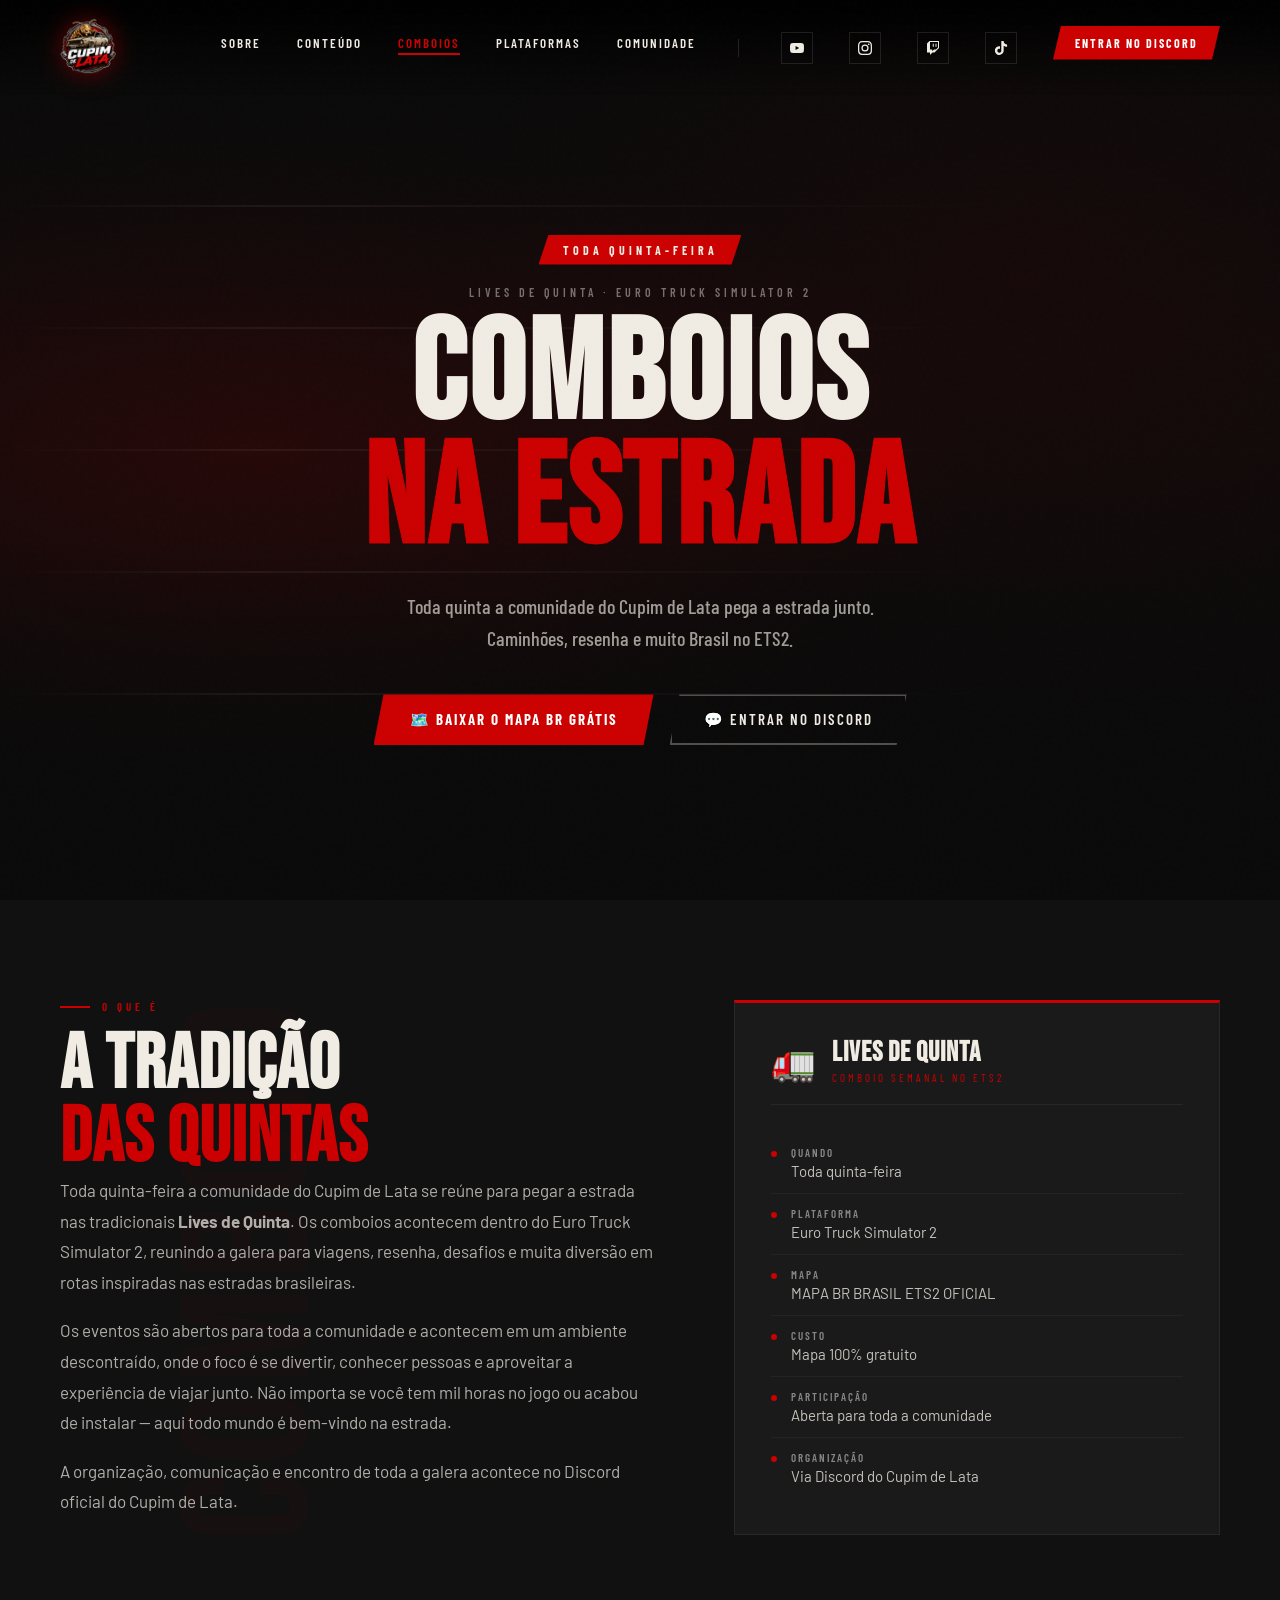
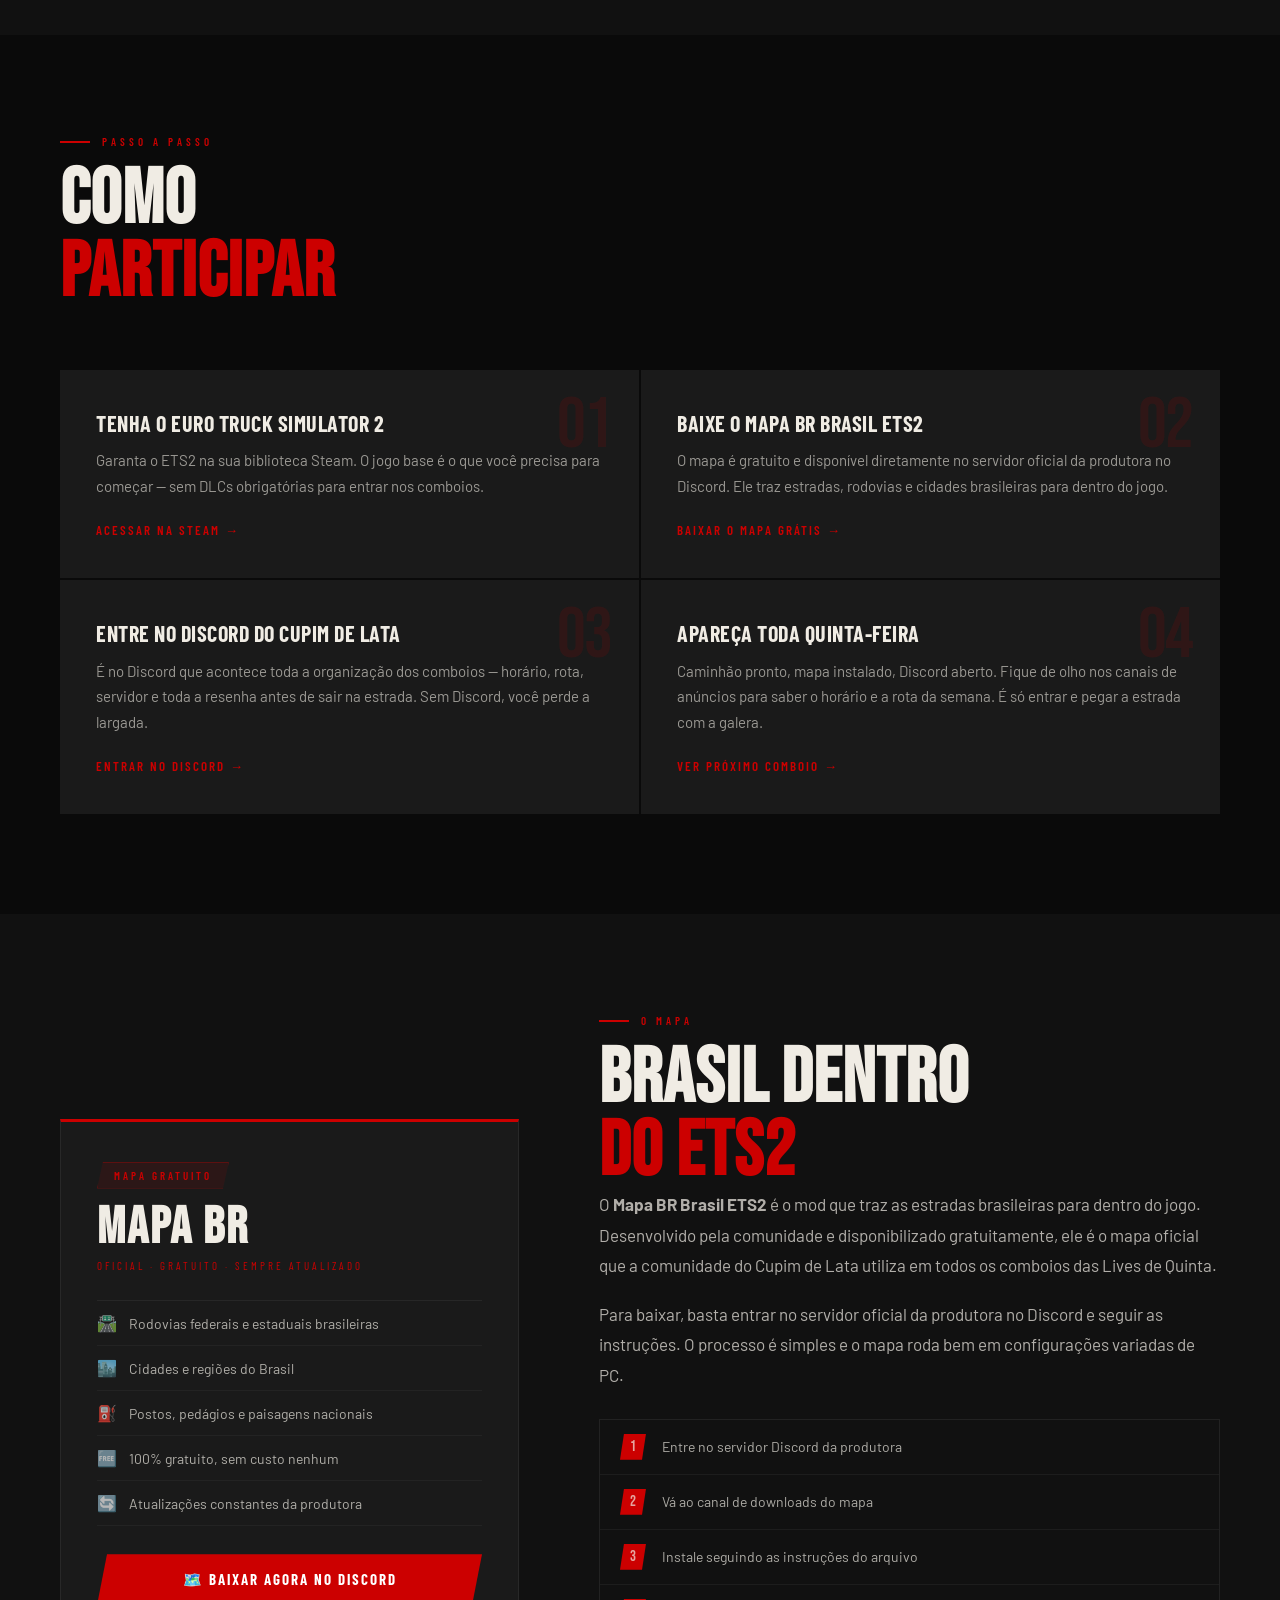
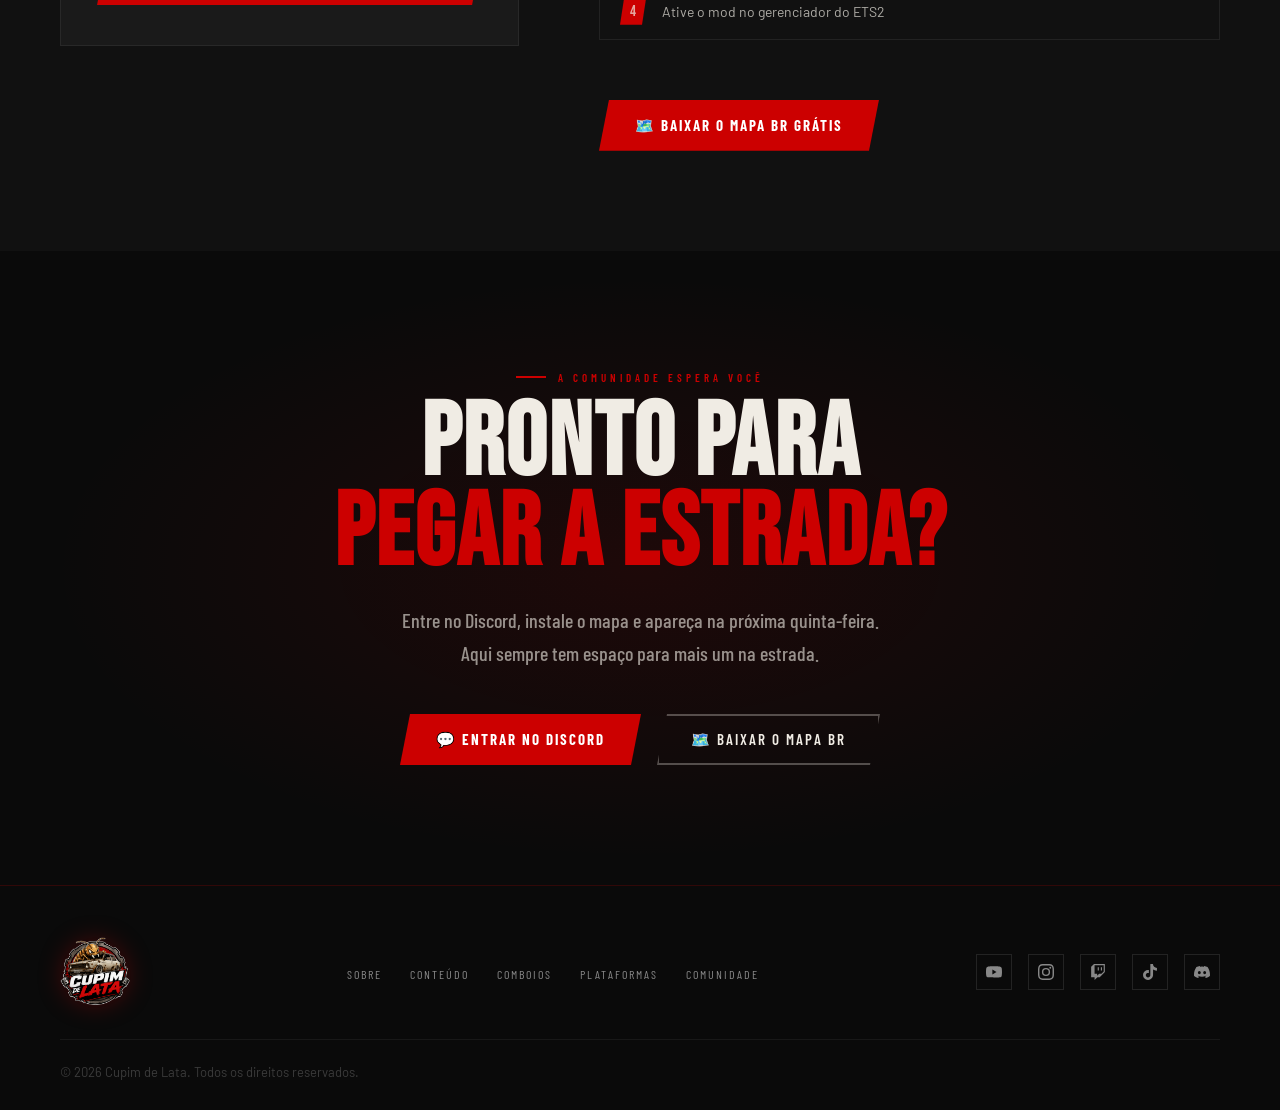
<file: comboios.html>
<!DOCTYPE html>
<html lang="pt-BR">
<head>
<meta charset="UTF-8">
<meta name="viewport" content="width=device-width, initial-scale=1.0">
<title>Comboios das Lives de Quinta | Cupim de Lata</title>
<link rel="icon" type="image/png" href="./src/img/logo.png">
<link rel="apple-touch-icon" href="./src/img/logo.png">
<link rel="preconnect" href="https://fonts.googleapis.com">
<link href="https://fonts.googleapis.com/css2?family=Bebas+Neue&family=Barlow+Condensed:wght@400;600;700;900&family=Barlow:wght@400;500;600&display=swap" rel="stylesheet">
<link rel="stylesheet" href="style.css">
<link rel="stylesheet" href="comboios.css">
<style>
  /* ── NAV SOCIAL ICONS ── */
  .nav-social-divider {
    width: 1px;
    height: 18px;
    background: rgba(240,236,228,0.12);
    margin: 0 6px;
    align-self: center;
    display: list-item;
    list-style: none;
  }
  .nav-social-icon {
    display: flex;
    align-items: center;
    justify-content: center;
    width: 32px;
    height: 32px;
    border: 1px solid rgba(255,255,255,0.1);
    color: var(--text-muted);
    text-decoration: none;
    transition: border-color 0.25s, color 0.25s, background 0.25s;
  }
  .nav-social-icon:hover {
    border-color: var(--red);
    color: var(--red);
    background: rgba(204,0,0,0.08);
  }
  .nav-social-icon::after { display: none !important; }
  .nav-social-icon svg { width: 14px; height: 14px; display: block; flex-shrink: 0; }
</style>
</head>
<body>

<!-- NAV -->
<nav>
  <a href="index.html" class="nav-logo">
    <img src="./src/img/logo.png" alt="Cupim de Lata">
  </a>
  <ul class="nav-links">
    <li><a href="index.html#sobre">Sobre</a></li>
    <li><a href="index.html#conteudo">Conteúdo</a></li>
    <li><a href="comboios.html" class="nav-active">Comboios</a></li>
    <li><a href="index.html#plataformas">Plataformas</a></li>
    <li><a href="index.html#comunidade">Comunidade</a></li>
    <li class="nav-social-divider"></li>
    <li><a href="https://youtube.com/@cupimdelata" class="nav-social-icon" target="_blank" rel="noopener" aria-label="YouTube"><svg viewBox="0 0 24 24" fill="currentColor"><path d="M23.498 6.186a3.016 3.016 0 0 0-2.122-2.136C19.505 3.545 12 3.545 12 3.545s-7.505 0-9.377.505A3.017 3.017 0 0 0 .502 6.186C0 8.07 0 12 0 12s0 3.93.502 5.814a3.016 3.016 0 0 0 2.122 2.136c1.871.505 9.376.505 9.376.505s7.505 0 9.377-.505a3.015 3.015 0 0 0 2.122-2.136C24 15.93 24 12 24 12s0-3.93-.502-5.814zM9.545 15.568V8.432L15.818 12l-6.273 3.568z"/></svg></a></li>
    <li><a href="https://instagram.com/cupim.delata" class="nav-social-icon" target="_blank" rel="noopener" aria-label="Instagram"><svg viewBox="0 0 24 24" fill="currentColor"><path d="M12 2.163c3.204 0 3.584.012 4.85.07 3.252.148 4.771 1.691 4.919 4.919.058 1.265.069 1.645.069 4.849 0 3.205-.012 3.584-.069 4.849-.149 3.225-1.664 4.771-4.919 4.919-1.266.058-1.644.07-4.85.07-3.204 0-3.584-.012-4.849-.07-3.26-.149-4.771-1.699-4.919-4.92-.058-1.265-.07-1.644-.07-4.849 0-3.204.013-3.583.07-4.849.149-3.227 1.664-4.771 4.919-4.919 1.266-.057 1.645-.069 4.849-.069zM12 0C8.741 0 8.333.014 7.053.072 2.695.272.273 2.69.073 7.052.014 8.333 0 8.741 0 12c0 3.259.014 3.668.072 4.948.2 4.358 2.618 6.78 6.98 6.98C8.333 23.986 8.741 24 12 24c3.259 0 3.668-.014 4.948-.072 4.354-.2 6.782-2.618 6.979-6.98.059-1.28.073-1.689.073-4.948 0-3.259-.014-3.667-.072-4.947-.196-4.354-2.617-6.78-6.979-6.98C15.668.014 15.259 0 12 0zm0 5.838a6.162 6.162 0 1 0 0 12.324 6.162 6.162 0 0 0 0-12.324zM12 16a4 4 0 1 1 0-8 4 4 0 0 1 0 8zm6.406-11.845a1.44 1.44 0 1 0 0 2.881 1.44 1.44 0 0 0 0-2.881z"/></svg></a></li>
    <li><a href="https://twitch.tv/cupimdelata" class="nav-social-icon" target="_blank" rel="noopener" aria-label="Twitch"><svg viewBox="0 0 24 24" fill="currentColor"><path d="M11.571 4.714h1.715v5.143H11.57zm4.715 0H18v5.143h-1.714zM6 0L1.714 4.286v15.428h5.143V24l4.286-4.286h3.428L22.286 12V0zm14.571 11.143l-3.428 3.428h-3.429l-3 3v-3H6.857V1.714h13.714z"/></svg></a></li>
    <li><a href="https://tiktok.com/@cupimdelata" class="nav-social-icon" target="_blank" rel="noopener" aria-label="TikTok"><svg viewBox="0 0 24 24" fill="currentColor"><path d="M12.525.02c1.31-.02 2.61-.01 3.91-.02.08 1.53.63 3.09 1.75 4.17 1.12 1.11 2.7 1.62 4.24 1.79v4.03c-1.44-.05-2.89-.35-4.2-.97-.57-.26-1.1-.59-1.62-.93-.01 2.92.01 5.84-.02 8.75-.08 1.4-.54 2.79-1.35 3.94-1.31 1.92-3.58 3.17-5.91 3.21-1.43.08-2.86-.31-4.08-1.03-2.02-1.19-3.44-3.37-3.65-5.71-.02-.5-.03-1-.01-1.49.18-1.9 1.12-3.72 2.58-4.96 1.66-1.44 3.98-2.13 6.15-1.72.02 1.48-.04 2.96-.04 4.44-.99-.32-2.15-.23-3.02.37-.63.41-1.11 1.04-1.36 1.75-.21.51-.15 1.07-.14 1.61.24 1.64 1.82 3.02 3.5 2.87 1.12-.01 2.19-.66 2.77-1.61.19-.33.4-.67.41-1.06.1-1.79.06-3.57.07-5.36.01-4.03-.01-8.05.02-12.07z"/></svg></a></li>
    <li><a href="https://discord.gg/Wpn9NADYtA" class="nav-cta">Entrar no Discord</a></li>
  </ul>
  <div class="nav-hamburger" id="hamburger" onclick="toggleMenu()">
    <span></span><span></span><span></span>
  </div>
</nav>

<!-- MOBILE MENU -->
<ul class="nav-mobile-menu" id="mobileMenu">
  <li><a href="index.html#sobre">Sobre</a></li>
  <li><a href="index.html#conteudo">Conteúdo</a></li>
  <li><a href="comboios.html">Comboios</a></li>
  <li><a href="index.html#plataformas">Plataformas</a></li>
  <li><a href="index.html#comunidade">Comunidade</a></li>
  <li><a href="https://discord.gg/Wpn9NADYtA" class="nav-cta">💬 Entrar no Discord</a></li>
</ul>

<!-- HERO -->
<section class="cb-hero">
  <div class="cb-hero-bg"></div>
  <div class="cb-hero-overlay"></div>
  <div class="cb-road-lines">
    <span></span><span></span><span></span><span></span><span></span>
  </div>

  <div class="cb-hero-content">
    <div class="cb-hero-badge reveal">
      <span class="cb-badge-day">Toda Quinta-Feira</span>
    </div>
    <div class="cb-hero-eyebrow reveal">Lives de Quinta · Euro Truck Simulator 2</div>
    <h1 class="cb-hero-title reveal reveal-delay-1">
      Comboios<br>
      <span>na Estrada</span>
    </h1>
    <p class="cb-hero-sub reveal reveal-delay-2">
      Toda quinta a comunidade do Cupim de Lata pega a estrada junto.<br>
      Caminhões, resenha e muito Brasil no ETS2.
    </p>
    <div class="cb-hero-actions reveal reveal-delay-3">
      <a href="https://discord.com/invite/Q7jHeS8Xvj" class="btn-primary">
        🗺️ Baixar o Mapa BR Grátis
      </a>
      <a href="https://discord.gg/Wpn9NADYtA" class="btn-outline">
        💬 Entrar no Discord
      </a>
    </div>
  </div>
</section>

<!-- O QUE SÃO OS COMBOIOS -->
<section class="cb-about">
  <div class="cb-about-inner">
    <div class="cb-about-text">
      <div class="section-tag reveal">O que é</div>
      <h2 class="section-title reveal reveal-delay-1">A tradição<br><span style="color:var(--red)">das quintas</span></h2>
      <p class="reveal reveal-delay-2">
        Toda quinta-feira a comunidade do Cupim de Lata se reúne para pegar a estrada nas tradicionais <strong>Lives de Quinta</strong>. Os comboios acontecem dentro do Euro Truck Simulator 2, reunindo a galera para viagens, resenha, desafios e muita diversão em rotas inspiradas nas estradas brasileiras.
      </p>
      <p class="reveal reveal-delay-3">
        Os eventos são abertos para toda a comunidade e acontecem em um ambiente descontraído, onde o foco é se divertir, conhecer pessoas e aproveitar a experiência de viajar junto. Não importa se você tem mil horas no jogo ou acabou de instalar — aqui todo mundo é bem-vindo na estrada.
      </p>
      <p class="reveal reveal-delay-3">
        A organização, comunicação e encontro de toda a galera acontece no Discord oficial do Cupim de Lata.
      </p>
    </div>
    <div class="cb-about-card reveal reveal-delay-2">
      <div class="cb-info-card">
        <div class="cb-info-header">
          <span class="cb-info-icon">🚛</span>
          <div>
            <h3 class="cb-info-title">Lives de Quinta</h3>
            <p class="cb-info-sub">Comboio semanal no ETS2</p>
          </div>
        </div>
        <ul class="cb-info-list">
          <li>
            <span class="cb-info-dot"></span>
            <div>
              <strong>Quando</strong>
              <span>Toda quinta-feira</span>
            </div>
          </li>
          <li>
            <span class="cb-info-dot"></span>
            <div>
              <strong>Plataforma</strong>
              <span>Euro Truck Simulator 2</span>
            </div>
          </li>
          <li>
            <span class="cb-info-dot"></span>
            <div>
              <strong>Mapa</strong>
              <span>MAPA BR BRASIL ETS2 OFICIAL</span>
            </div>
          </li>
          <li>
            <span class="cb-info-dot"></span>
            <div>
              <strong>Custo</strong>
              <span>Mapa 100% gratuito</span>
            </div>
          </li>
          <li>
            <span class="cb-info-dot"></span>
            <div>
              <strong>Participação</strong>
              <span>Aberta para toda a comunidade</span>
            </div>
          </li>
          <li>
            <span class="cb-info-dot"></span>
            <div>
              <strong>Organização</strong>
              <span>Via Discord do Cupim de Lata</span>
            </div>
          </li>
        </ul>
      </div>
    </div>
  </div>
</section>

<!-- COMO PARTICIPAR -->
<section class="cb-steps">
  <div class="cb-steps-inner">
    <div class="cb-steps-header">
      <div class="section-tag reveal">Passo a passo</div>
      <h2 class="section-title reveal reveal-delay-1">Como<br><span style="color:var(--red)">participar</span></h2>
    </div>
    <div class="cb-steps-grid">

      <div class="cb-step reveal">
        <div class="cb-step-num">01</div>
        <div class="cb-step-body">
          <h3 class="cb-step-title">Tenha o Euro Truck Simulator 2</h3>
          <p class="cb-step-text">Garanta o ETS2 na sua biblioteca Steam. O jogo base é o que você precisa para começar — sem DLCs obrigatórias para entrar nos comboios.</p>
          <a href="https://store.steampowered.com/app/227300/Euro_Truck_Simulator_2/" class="cb-step-link" target="_blank">Acessar na Steam →</a>
        </div>
      </div>

      <div class="cb-step reveal reveal-delay-1">
        <div class="cb-step-num">02</div>
        <div class="cb-step-body">
          <h3 class="cb-step-title">Baixe o Mapa BR Brasil ETS2</h3>
          <p class="cb-step-text">O mapa é gratuito e disponível diretamente no servidor oficial da produtora no Discord. Ele traz estradas, rodovias e cidades brasileiras para dentro do jogo.</p>
          <a href="https://discord.com/invite/Q7jHeS8Xvj" class="cb-step-link" target="_blank">Baixar o mapa grátis →</a>
        </div>
      </div>

      <div class="cb-step reveal reveal-delay-2">
        <div class="cb-step-num">03</div>
        <div class="cb-step-body">
          <h3 class="cb-step-title">Entre no Discord do Cupim de Lata</h3>
          <p class="cb-step-text">É no Discord que acontece toda a organização dos comboios — horário, rota, servidor e toda a resenha antes de sair na estrada. Sem Discord, você perde a largada.</p>
          <a href="https://discord.gg/Wpn9NADYtA" class="cb-step-link" target="_blank">Entrar no Discord →</a>
        </div>
      </div>

      <div class="cb-step reveal reveal-delay-3">
        <div class="cb-step-num">04</div>
        <div class="cb-step-body">
          <h3 class="cb-step-title">Apareça toda quinta-feira</h3>
          <p class="cb-step-text">Caminhão pronto, mapa instalado, Discord aberto. Fique de olho nos canais de anúncios para saber o horário e a rota da semana. É só entrar e pegar a estrada com a galera.</p>
          <a href="https://discord.gg/Wpn9NADYtA" class="cb-step-link" target="_blank">Ver próximo comboio →</a>
        </div>
      </div>

    </div>
  </div>
</section>

<!-- MAPA BR -->
<section class="cb-map">
  <div class="cb-map-inner">
    <div class="cb-map-visual reveal">
      <div class="cb-map-card">
        <div class="cb-map-badge">Mapa Gratuito</div>
        <h3 class="cb-map-title">MAPA BR</h3>
        <p class="cb-map-sub">Oficial · Gratuito · Sempre atualizado</p>
        <div class="cb-map-features">
          <div class="cb-map-feat"><span>🛣️</span> Rodovias federais e estaduais brasileiras</div>
          <div class="cb-map-feat"><span>🏙️</span> Cidades e regiões do Brasil</div>
          <div class="cb-map-feat"><span>⛽</span> Postos, pedágios e paisagens nacionais</div>
          <div class="cb-map-feat"><span>🆓</span> 100% gratuito, sem custo nenhum</div>
          <div class="cb-map-feat"><span>🔄</span> Atualizações constantes da produtora</div>
        </div>
        <a href="https://discord.com/invite/Q7jHeS8Xvj" class="btn-primary" style="margin-top:28px;width:100%;justify-content:center;">
          🗺️ Baixar agora no Discord
        </a>
      </div>
    </div>
    <div class="cb-map-text">
      <div class="section-tag reveal">O mapa</div>
      <h2 class="section-title reveal reveal-delay-1">Brasil dentro<br><span style="color:var(--red)">do ETS2</span></h2>
      <p class="reveal reveal-delay-2">
        O <strong>Mapa BR Brasil ETS2</strong> é o mod que traz as estradas brasileiras para dentro do jogo. Desenvolvido pela comunidade e disponibilizado gratuitamente, ele é o mapa oficial que a comunidade do Cupim de Lata utiliza em todos os comboios das Lives de Quinta.
      </p>
      <p class="reveal reveal-delay-3">
        Para baixar, basta entrar no servidor oficial da produtora no Discord e seguir as instruções. O processo é simples e o mapa roda bem em configurações variadas de PC.
      </p>
      <div class="cb-map-steps reveal reveal-delay-3">
        <div class="cb-mini-step">
          <span class="cb-mini-num">1</span>
          <span>Entre no servidor Discord da produtora</span>
        </div>
        <div class="cb-mini-step">
          <span class="cb-mini-num">2</span>
          <span>Vá ao canal de downloads do mapa</span>
        </div>
        <div class="cb-mini-step">
          <span class="cb-mini-num">3</span>
          <span>Instale seguindo as instruções do arquivo</span>
        </div>
        <div class="cb-mini-step">
          <span class="cb-mini-num">4</span>
          <span>Ative o mod no gerenciador do ETS2</span>
        </div>
      </div>
      <a href="https://discord.com/invite/Q7jHeS8Xvj" class="btn-primary reveal reveal-delay-3" style="margin-top:32px;" target="_blank">
        🗺️ Baixar o Mapa BR Grátis
      </a>
    </div>
  </div>
</section>

<!-- CTA DISCORD -->
<section class="cb-cta">
  <div class="cb-cta-bg"></div>
  <div class="cb-cta-inner">
    <div class="cb-cta-content reveal">
      <div class="section-tag" style="justify-content:center">A comunidade espera você</div>
      <h2 class="cb-cta-title reveal reveal-delay-1">
        Pronto para<br>
        <span>pegar a estrada?</span>
      </h2>
      <p class="cb-cta-sub reveal reveal-delay-2">
        Entre no Discord, instale o mapa e apareça na próxima quinta-feira.<br>
        Aqui sempre tem espaço para mais um na estrada.
      </p>
      <div class="cb-cta-actions reveal reveal-delay-3">
        <a href="https://discord.gg/Wpn9NADYtA" class="btn-primary">
          💬 Entrar no Discord
        </a>
        <a href="https://discord.com/invite/Q7jHeS8Xvj" class="btn-outline">
          🗺️ Baixar o Mapa BR
        </a>
      </div>
    </div>
  </div>
</section>

<!-- FOOTER -->
<footer>
  <div class="footer-inner">
    <div>
      <div class="footer-logo">
        <img src="./src/img/logo.png" alt="Cupim de Lata">
      </div>
    </div>
    <ul class="footer-links">
      <li><a href="index.html#sobre">Sobre</a></li>
      <li><a href="index.html#conteudo">Conteúdo</a></li>
      <li><a href="comboios.html">Comboios</a></li>
      <li><a href="index.html#plataformas">Plataformas</a></li>
      <li><a href="index.html#comunidade">Comunidade</a></li>
    </ul>
    <div class="footer-social">
      <a href="https://youtube.com/@cupimdelata" class="social-icon" target="_blank" rel="noopener" aria-label="YouTube">
        <svg viewBox="0 0 24 24" width="16" height="16" fill="currentColor"><path d="M23.498 6.186a3.016 3.016 0 0 0-2.122-2.136C19.505 3.545 12 3.545 12 3.545s-7.505 0-9.377.505A3.017 3.017 0 0 0 .502 6.186C0 8.07 0 12 0 12s0 3.93.502 5.814a3.016 3.016 0 0 0 2.122 2.136c1.871.505 9.376.505 9.376.505s7.505 0 9.377-.505a3.015 3.015 0 0 0 2.122-2.136C24 15.93 24 12 24 12s0-3.93-.502-5.814zM9.545 15.568V8.432L15.818 12l-6.273 3.568z"/></svg>
      </a>
      <a href="https://instagram.com/cupim.delata" class="social-icon" target="_blank" rel="noopener" aria-label="Instagram">
        <svg viewBox="0 0 24 24" width="16" height="16" fill="currentColor"><path d="M12 2.163c3.204 0 3.584.012 4.85.07 3.252.148 4.771 1.691 4.919 4.919.058 1.265.069 1.645.069 4.849 0 3.205-.012 3.584-.069 4.849-.149 3.225-1.664 4.771-4.919 4.919-1.266.058-1.644.07-4.85.07-3.204 0-3.584-.012-4.849-.07-3.26-.149-4.771-1.699-4.919-4.92-.058-1.265-.07-1.644-.07-4.849 0-3.204.013-3.583.07-4.849.149-3.227 1.664-4.771 4.919-4.919 1.266-.057 1.645-.069 4.849-.069zM12 0C8.741 0 8.333.014 7.053.072 2.695.272.273 2.69.073 7.052.014 8.333 0 8.741 0 12c0 3.259.014 3.668.072 4.948.2 4.358 2.618 6.78 6.98 6.98C8.333 23.986 8.741 24 12 24c3.259 0 3.668-.014 4.948-.072 4.354-.2 6.782-2.618 6.979-6.98.059-1.28.073-1.689.073-4.948 0-3.259-.014-3.667-.072-4.947-.196-4.354-2.617-6.78-6.979-6.98C15.668.014 15.259 0 12 0zm0 5.838a6.162 6.162 0 1 0 0 12.324 6.162 6.162 0 0 0 0-12.324zM12 16a4 4 0 1 1 0-8 4 4 0 0 1 0 8zm6.406-11.845a1.44 1.44 0 1 0 0 2.881 1.44 1.44 0 0 0 0-2.881z"/></svg>
      </a>
      <a href="https://twitch.tv/cupimdelata" class="social-icon" target="_blank" rel="noopener" aria-label="Twitch">
        <svg viewBox="0 0 24 24" width="16" height="16" fill="currentColor"><path d="M11.571 4.714h1.715v5.143H11.57zm4.715 0H18v5.143h-1.714zM6 0L1.714 4.286v15.428h5.143V24l4.286-4.286h3.428L22.286 12V0zm14.571 11.143l-3.428 3.428h-3.429l-3 3v-3H6.857V1.714h13.714z"/></svg>
      </a>
      <a href="https://tiktok.com/@cupimdelata" class="social-icon" target="_blank" rel="noopener" aria-label="TikTok">
        <svg viewBox="0 0 24 24" width="16" height="16" fill="currentColor"><path d="M12.525.02c1.31-.02 2.61-.01 3.91-.02.08 1.53.63 3.09 1.75 4.17 1.12 1.11 2.7 1.62 4.24 1.79v4.03c-1.44-.05-2.89-.35-4.2-.97-.57-.26-1.1-.59-1.62-.93-.01 2.92.01 5.84-.02 8.75-.08 1.4-.54 2.79-1.35 3.94-1.31 1.92-3.58 3.17-5.91 3.21-1.43.08-2.86-.31-4.08-1.03-2.02-1.19-3.44-3.37-3.65-5.71-.02-.5-.03-1-.01-1.49.18-1.9 1.12-3.72 2.58-4.96 1.66-1.44 3.98-2.13 6.15-1.72.02 1.48-.04 2.96-.04 4.44-.99-.32-2.15-.23-3.02.37-.63.41-1.11 1.04-1.36 1.75-.21.51-.15 1.07-.14 1.61.24 1.64 1.82 3.02 3.5 2.87 1.12-.01 2.19-.66 2.77-1.61.19-.33.4-.67.41-1.06.1-1.79.06-3.57.07-5.36.01-4.03-.01-8.05.02-12.07z"/></svg>
      </a>
      <a href="https://discord.gg/Wpn9NADYtA" class="social-icon" target="_blank" rel="noopener" aria-label="Discord">
        <svg viewBox="0 0 24 24" width="16" height="16" fill="currentColor"><path d="M20.317 4.37a19.791 19.791 0 0 0-4.885-1.515.074.074 0 0 0-.079.037c-.21.375-.444.864-.608 1.25a18.27 18.27 0 0 0-5.487 0 12.64 12.64 0 0 0-.617-1.25.077.077 0 0 0-.079-.037A19.736 19.736 0 0 0 3.677 4.37a.07.07 0 0 0-.032.027C.533 9.046-.32 13.58.099 18.057c.002.022.015.043.032.056a19.9 19.9 0 0 0 5.993 3.03.077.077 0 0 0 .084-.028 14.09 14.09 0 0 0 1.226-1.994.076.076 0 0 0-.041-.106 13.107 13.107 0 0 1-1.872-.892.077.077 0 0 1-.008-.128 10.2 10.2 0 0 0 .372-.292.074.074 0 0 1 .077-.01c3.928 1.793 8.18 1.793 12.062 0a.074.074 0 0 1 .078.01c.12.098.246.198.373.292a.077.077 0 0 1-.006.127 12.299 12.299 0 0 1-1.873.892.077.077 0 0 0-.041.107c.36.698.772 1.362 1.225 1.993a.076.076 0 0 0 .084.028 19.839 19.839 0 0 0 6.002-3.03.077.077 0 0 0 .032-.054c.5-5.177-.838-9.674-3.549-13.66a.061.061 0 0 0-.031-.03zM8.02 15.33c-1.183 0-2.157-1.085-2.157-2.419 0-1.333.956-2.419 2.157-2.419 1.21 0 2.176 1.096 2.157 2.42 0 1.333-.956 2.418-2.157 2.418zm7.975 0c-1.183 0-2.157-1.085-2.157-2.419 0-1.333.955-2.419 2.157-2.419 1.21 0 2.176 1.096 2.157 2.42 0 1.333-.946 2.418-2.157 2.418z"/></svg>
      </a>
    </div>
  </div>
  <div class="footer-bottom">
    <p class="footer-copy">© 2026 Cupim de Lata. Todos os direitos reservados.</p>
  </div>
</footer>

<script src="main.js"></script>
</body>
</html>
</file>
<file: style.css>
:root {
    --red: #cc0000;
    --red-bright: #ff1a1a;
    --white: #f0ece4;
    --black: #0a0a0a;
    --dark: #111111;
    --dark2: #1a1a1a;
    --dark3: #222222;
    --metal: #2a2a2a;
    --rust: #8b3a1a;
    --yellow: #f5c518;
    --text-muted: #888;
  }

  *, *::before, *::after { box-sizing: border-box; margin: 0; padding: 0; }

  html { }

  body {
    background-color: var(--black);
    color: var(--white);
    font-family: 'Barlow', sans-serif;
    overflow-x: hidden;
  }

  /* ── NOISE OVERLAY ── */
  body::before {
    content: '';
    position: fixed;
    inset: 0;
    background-image: url("data:image/svg+xml,%3Csvg viewBox='0 0 256 256' xmlns='http://www.w3.org/2000/svg'%3E%3Cfilter id='n'%3E%3CfeTurbulence type='fractalNoise' baseFrequency='0.9' numOctaves='4' stitchTiles='stitch'/%3E%3C/filter%3E%3Crect width='100%25' height='100%25' filter='url(%23n)' opacity='0.04'/%3E%3C/svg%3E");
    pointer-events: none;
    z-index: 9999;
    opacity: 0.35;
  }

  /* ── NAV ── */
  nav {
    position: fixed;
    top: 0;
    width: 100%;
    z-index: 100;
    display: flex;
    align-items: center;
    justify-content: space-between;
    padding: 18px 60px;
    background: linear-gradient(to bottom, rgba(0,0,0,0.95) 0%, transparent 100%);
    backdrop-filter: blur(4px);
  }

  .nav-logo img {
    height: 56px;
    filter: drop-shadow(0 0 12px rgba(204,0,0,0.5));
  }

  .nav-links {
    display: flex;
    gap: 36px;
    list-style: none;
  }

  .nav-links a {
    text-decoration: none;
    color: var(--white);
    font-family: 'Barlow Condensed', sans-serif;
    font-weight: 600; /* era 700 */
    font-size: 13px;
    letter-spacing: 2px;
    text-transform: uppercase;
    transition: color 0.2s;
    position: relative;
  }

  .nav-links a::after {
    content: '';
    position: absolute;
    left: 0; bottom: -4px;
    width: 0; height: 2px;
    background: var(--red);
    transition: width 0.3s;
  }

  .nav-links a:hover { color: var(--red-bright); }
  .nav-links a:hover::after { width: 100%; }

  .nav-cta {
    background: var(--red);
    color: #fff !important;
    padding: 10px 22px;
    clip-path: polygon(8px 0%, 100% 0%, calc(100% - 8px) 100%, 0% 100%);
    font-family: 'Barlow Condensed', sans-serif !important;
    font-weight: 700 !important; /* era 900 */
    font-size: 12px !important;
    letter-spacing: 2px !important;
    transition: background 0.2s !important;
  }
  .nav-cta:hover { background: var(--red-bright) !important; color: #fff !important; }
  .nav-cta::after { display: none !important; }

  /* ── HERO ── */
  .hero {
    position: relative;
    min-height: 100vh;
    display: flex;
    align-items: center;
    justify-content: center;
    overflow: hidden;
  }

  .hero-bg {
    position: absolute;
    inset: 0;
    background-image: url('bg2.png');
    background-size: cover;
    background-position: center;
    filter: brightness(0.35) saturate(0.8);
    transform: scale(1.05);
    animation: slow-zoom 20s ease-in-out infinite alternate;
  }

  @keyframes slow-zoom {
    from { transform: scale(1.05); }
    to   { transform: scale(1.12); }
  }

  .hero-overlay {
    position: absolute;
    inset: 0;
    background: linear-gradient(
      135deg,
      rgba(10,10,10,0.92) 0%,
      rgba(10,10,10,0.6) 50%,
      rgba(180,0,0,0.15) 100%
    );
  }

  /* diagonal red slash */
  .hero-slash {
    position: absolute;
    left: -60px;
    top: 0;
    bottom: 0;
    width: 6px;
    background: var(--red);
    transform: skewX(-6deg);
    box-shadow: 0 0 40px 8px rgba(204,0,0,0.6);
  }

  .hero-content {
    position: relative;
    z-index: 2;
    padding: 0 60px;
    width: 100%;
    max-width: 1280px;
    margin: 0 auto;
    display: grid;
    grid-template-columns: 1fr 1fr;
    gap: 60px;
    align-items: center;
  }

  .hero-left {
    display: flex;
    flex-direction: column;
  }

  .hero-right {
    display: flex;
    flex-direction: column;
    justify-content: center;
    padding-left: 40px;
    border-left: 1px solid rgba(204,0,0,0.25);
  }

  .hero-eyebrow {
    font-family: 'Barlow Condensed', sans-serif;
    font-weight: 600; /* era 700 */
    font-size: 12px;
    letter-spacing: 4px;
    text-transform: uppercase;
    color: var(--red);
    margin-bottom: 20px;
    display: flex;
    align-items: center;
    gap: 12px;
  }

  .hero-eyebrow::before {
    content: '';
    display: block;
    width: 40px;
    height: 2px;
    background: var(--red);
  }

  .hero-title {
    font-family: 'Bebas Neue', cursive;
    font-size: clamp(64px, 9vw, 130px);
    line-height: 0.9;
    color: var(--white);
    letter-spacing: 2px;
    margin-bottom: 10px;
  }

  .hero-title span {
    color: var(--red);
    display: block;
    -webkit-text-stroke: 1px var(--red);
  }

  .hero-subtitle {
    font-family: 'Barlow Condensed', sans-serif;
    font-weight: 500; /* era 600 */
    font-size: clamp(16px, 2.2vw, 22px);
    color: rgba(240,236,228,0.7);
    line-height: 1.5;
    margin: 0 0 40px;
    border-left: 3px solid var(--red);
    padding-left: 20px;
  }

  .hero-actions {
    display: flex;
    gap: 16px;
    flex-wrap: wrap;
  }

  .btn-primary {
    display: inline-flex;
    align-items: center;
    gap: 10px;
    background: var(--red);
    color: #fff;
    font-family: 'Barlow Condensed', sans-serif;
    font-weight: 700; /* era 900 */
    font-size: 15px;
    letter-spacing: 2px;
    text-transform: uppercase;
    padding: 16px 36px;
    clip-path: polygon(10px 0%, 100% 0%, calc(100% - 10px) 100%, 0% 100%);
    text-decoration: none;
    transition: all 0.25s;
    position: relative;
    overflow: hidden;
  }

  .btn-primary::before {
    content: '';
    position: absolute;
    inset: 0;
    background: rgba(255,255,255,0.12);
    transform: translateX(-110%) skewX(-15deg);
    transition: transform 0.35s;
  }

  .btn-primary:hover::before { transform: translateX(110%) skewX(-15deg); }
  .btn-primary:hover { background: var(--red-bright); transform: translateY(-2px); }

  .btn-outline {
    display: inline-flex;
    align-items: center;
    gap: 10px;
    background: transparent;
    color: var(--white);
    font-family: 'Barlow Condensed', sans-serif;
    font-weight: 600; /* era 700 */
    font-size: 15px;
    letter-spacing: 2px;
    text-transform: uppercase;
    padding: 14px 32px;
    border: 2px solid rgba(240,236,228,0.3);
    clip-path: polygon(10px 0%, 100% 0%, calc(100% - 10px) 100%, 0% 100%);
    text-decoration: none;
    transition: all 0.25s;
  }

  .btn-outline:hover {
    border-color: var(--red);
    color: var(--red-bright);
    transform: translateY(-2px);
  }

  /* stats bar */
  .hero-stats {
    position: absolute;
    bottom: 0;
    left: 0;
    right: 0;
    background: rgba(0,0,0,0.8);
    border-top: 2px solid rgba(204,0,0,0.4);
    display: flex;
    align-items: center;
    justify-content: center;
    gap: 0;
    z-index: 2;
  }

  .stat-item {
    flex: 1;
    text-align: center;
    padding: 22px 20px;
    border-right: 1px solid rgba(255,255,255,0.07);
    position: relative;
  }
  .stat-item:last-child { border-right: none; }

  .stat-num {
    font-family: 'Bebas Neue', cursive;
    font-size: 42px;
    color: var(--red);
    line-height: 1;
    display: block;
  }

  .stat-label {
    font-family: 'Barlow Condensed', sans-serif;
    font-size: 11px;
    letter-spacing: 3px;
    text-transform: uppercase;
    color: var(--text-muted);
    margin-top: 4px;
    display: block;
  }

  /* ── SECTIONS BASE ── */
  section {
    padding: 100px 60px;
  }

  .section-tag {
    font-family: 'Barlow Condensed', sans-serif;
    font-weight: 600; /* era 700 */
    font-size: 11px;
    letter-spacing: 4px;
    text-transform: uppercase;
    color: var(--red);
    display: flex;
    align-items: center;
    gap: 12px;
    margin-bottom: 16px;
  }

  .section-tag::before {
    content: '';
    display: inline-block;
    width: 30px;
    height: 2px;
    background: var(--red);
  }

  .section-title {
    font-family: 'Bebas Neue', cursive;
    font-size: clamp(42px, 6vw, 80px);
    line-height: 0.95;
    letter-spacing: 1px;
  }

  /* ── ABOUT ── */
  .about {
    background: var(--dark);
    position: relative;
    overflow: hidden;
  }

  .about::before {
    content: 'CUPIM';
    position: absolute;
    right: -40px;
    top: 50%;
    transform: translateY(-50%) rotate(90deg);
    font-family: 'Bebas Neue', cursive;
    font-size: 220px;
    color: rgba(204,0,0,0.04);
    letter-spacing: 10px;
    pointer-events: none;
    white-space: nowrap;
  }

  .about-grid {
    display: grid;
    grid-template-columns: 1fr 1fr;
    gap: 80px;
    align-items: center;
    max-width: 1280px;
    margin: 0 auto;
  }

  .about-logo-wrap {
    position: relative;
    display: flex;
    justify-content: center;
  }

  .about-logo-wrap::before {
    content: '';
    position: absolute;
    inset: -30px;
    border-radius: 50%;
    background: radial-gradient(circle, rgba(204,0,0,0.12) 0%, transparent 70%);
    animation: pulse-glow 3s ease-in-out infinite;
  }

  @keyframes pulse-glow {
    0%, 100% { opacity: 0.5; transform: scale(1); }
    50% { opacity: 1; transform: scale(1.05); }
  }

  .about-logo-wrap img {
    width: 100%;
    max-width: 420px;
    filter: drop-shadow(0 0 30px rgba(204,0,0,0.35));
    position: relative;
    z-index: 1;
  }

  .about-text p {
    font-size: 17px;
    line-height: 1.75;
    color: rgba(240,236,228,0.75);
    margin-bottom: 16px;
  }

  .pilot-badge {
    display: inline-flex;
    align-items: center;
    gap: 12px;
    background: rgba(204,0,0,0.1);
    border: 1px solid rgba(204,0,0,0.3);
    padding: 12px 20px;
    clip-path: polygon(8px 0%, 100% 0%, calc(100% - 8px) 100%, 0% 100%);
    margin-bottom: 28px;
  }

  .pilot-badge-icon { font-size: 22px; }
  .pilot-badge-text {
    font-family: 'Barlow Condensed', sans-serif;
    font-weight: 600; /* era 700 */
    font-size: 13px;
    letter-spacing: 2px;
    text-transform: uppercase;
    color: var(--red);
  }

  /* ── CONTENT GRID ── */
  .content-section {
    background: var(--black);
    position: relative;
  }

  .content-header {
    max-width: 1280px;
    margin: 0 auto 60px;
  }

  .cards-grid {
    display: grid;
    grid-template-columns: repeat(3, 1fr);
    gap: 2px;
    max-width: 1280px;
    margin: 0 auto;
  }

  .card {
    background: var(--dark2);
    padding: 40px 36px;
    position: relative;
    overflow: hidden;
    transition: transform 0.3s, background 0.3s;
    cursor: default;
  }

  .card::before {
    content: '';
    position: absolute;
    top: 0; left: 0;
    width: 3px;
    height: 0;
    background: var(--red);
    transition: height 0.4s;
  }

  .card:hover { background: var(--dark3); transform: translateY(-4px); }
  .card:hover::before { height: 100%; }

  .card-icon {
    font-size: 38px;
    margin-bottom: 20px;
    display: block;
    filter: grayscale(0.3);
    transition: filter 0.3s;
  }

  .card:hover .card-icon { filter: grayscale(0); }

  .card-title {
    font-family: 'Barlow Condensed', sans-serif;
    font-weight: 700; /* era 900 */
    font-size: 22px;
    letter-spacing: 1px;
    text-transform: uppercase;
    margin-bottom: 12px;
    color: var(--white);
  }

  .card-text {
    font-size: 15px;
    line-height: 1.65;
    color: rgba(240,236,228,0.6);
  }

  /* ── CONVOY ── */
  .convoy {
    background: var(--dark);
    position: relative;
    overflow: hidden;
  }

  .convoy::after {
    content: '';
    position: absolute;
    top: 0; right: 0;
    width: 40%;
    height: 100%;
    background: linear-gradient(to left, rgba(204,0,0,0.06) 0%, transparent 100%);
    pointer-events: none;
  }

  .convoy-inner {
    max-width: 1280px;
    margin: 0 auto;
    display: grid;
    grid-template-columns: 1.2fr 1fr;
    gap: 80px;
    align-items: center;
  }

  .convoy-text p {
    font-size: 16px;
    line-height: 1.8;
    color: rgba(240,236,228,0.7);
    margin-bottom: 18px;
  }

  .convoy-highlight {
    background: rgba(204,0,0,0.08);
    border-left: 3px solid var(--red);
    padding: 16px 20px;
    margin: 24px 0;
    font-family: 'Barlow Condensed', sans-serif;
    font-size: 16px;
    font-weight: 500; /* era 600 */
    letter-spacing: 0.5px;
    color: rgba(240,236,228,0.85);
  }

  .convoy-visual {
    position: relative;
  }

  .convoy-card {
    background: var(--dark2);
    border: 1px solid rgba(255,255,255,0.06);
    padding: 36px;
    position: relative;
  }

  .convoy-card-title {
    font-family: 'Bebas Neue', cursive;
    font-size: 36px;
    color: var(--white);
    margin-bottom: 8px;
  }

  .convoy-card-sub {
    font-family: 'Barlow Condensed', sans-serif;
    font-size: 12px;
    letter-spacing: 3px;
    text-transform: uppercase;
    color: var(--red);
    margin-bottom: 24px;
  }

  .day-badge {
    display: inline-block;
    background: var(--red);
    font-family: 'Bebas Neue', cursive;
    font-size: 13px;
    letter-spacing: 3px;
    padding: 6px 16px;
    clip-path: polygon(6px 0%, 100% 0%, calc(100% - 6px) 100%, 0% 100%);
    margin-bottom: 16px;
  }

  .convoy-info-list {
    list-style: none;
    display: flex;
    flex-direction: column;
    gap: 12px;
  }

  .convoy-info-list li {
    display: flex;
    align-items: flex-start;
    gap: 12px;
    font-size: 14px;
    color: rgba(240,236,228,0.7);
    line-height: 1.5;
  }

  .convoy-info-list li .dot {
    width: 6px;
    height: 6px;
    border-radius: 50%;
    background: var(--red);
    margin-top: 6px;
    flex-shrink: 0;
  }

  /* ── PLATFORMS ── */
  .platforms {
    background: var(--black);
    position: relative;
  }

  .platforms-inner {
    max-width: 1280px;
    margin: 0 auto;
  }

  .platforms-header {
    margin-bottom: 60px;
  }

  .platform-list {
    display: grid;
    grid-template-columns: repeat(5, 1fr);
    gap: 2px;
  }

  .platform-item {
    background: var(--dark2);
    padding: 36px 24px;
    text-align: center;
    transition: all 0.3s;
    position: relative;
    overflow: hidden;
    text-decoration: none;
    display: flex;
    flex-direction: column;
    align-items: center;
    gap: 14px;
  }

  .platform-item::before {
    content: '';
    position: absolute;
    bottom: 0; left: 0; right: 0;
    height: 2px;
    background: var(--red);
    transform: scaleX(0);
    transition: transform 0.3s;
  }

  .platform-item:hover { background: var(--dark3); transform: translateY(-4px); }
  .platform-item:hover::before { transform: scaleX(1); }

  .platform-icon {
    font-size: 36px;
    display: block;
  }

  .platform-name {
    font-family: 'Barlow Condensed', sans-serif;
    font-weight: 600; /* era 700 */
    font-size: 13px;
    letter-spacing: 3px;
    text-transform: uppercase;
    color: rgba(240,236,228,0.5);
    transition: color 0.3s;
  }

  .platform-item:hover .platform-name { color: var(--white); }

  /* ── COMMUNITY / DISCORD ── */
  .community {
    background: var(--dark);
    position: relative;
    overflow: hidden;
  }

  .community-bg {
    position: absolute;
    inset: 0;
    background: 
      radial-gradient(ellipse at 80% 50%, rgba(204,0,0,0.08) 0%, transparent 60%),
      radial-gradient(ellipse at 20% 80%, rgba(204,0,0,0.04) 0%, transparent 40%);
    pointer-events: none;
  }

  .community-inner {
    max-width: 1280px;
    margin: 0 auto;
    display: grid;
    grid-template-columns: 1fr 1fr;
    gap: 80px;
    align-items: center;
    position: relative;
    z-index: 1;
  }

  .community-text p {
    font-size: 16px;
    line-height: 1.8;
    color: rgba(240,236,228,0.7);
    margin-bottom: 16px;
  }

  .community-features {
    display: flex;
    flex-direction: column;
    gap: 0;
    margin: 32px 0;
    border: 1px solid rgba(255,255,255,0.07);
  }

  .feat-row {
    display: flex;
    align-items: center;
    gap: 16px;
    padding: 16px 20px;
    border-bottom: 1px solid rgba(255,255,255,0.05);
    font-family: 'Barlow Condensed', sans-serif;
    font-size: 15px;
    font-weight: 500; /* era 600 */
    letter-spacing: 0.5px;
    color: rgba(240,236,228,0.75);
    transition: background 0.2s, color 0.2s;
  }

  .feat-row:last-child { border-bottom: none; }
  .feat-row:hover { background: rgba(204,0,0,0.06); color: var(--white); }
  .feat-row-icon { font-size: 18px; }

  /* Discord CTA box */
  .discord-box {
    background: rgba(88, 101, 242, 0.06);
    border: 1px solid rgba(88, 101, 242, 0.2);
    padding: 40px;
    text-align: center;
    position: relative;
  }

  .discord-box::before {
    content: '';
    position: absolute;
    top: 0; left: 0; right: 0;
    height: 3px;
    background: linear-gradient(90deg, var(--red) 0%, #5865f2 100%);
  }

  .discord-icon {
    font-size: 56px;
    display: block;
    margin-bottom: 16px;
  }

  .discord-box h3 {
    font-family: 'Bebas Neue', cursive;
    font-size: 40px;
    letter-spacing: 2px;
    margin-bottom: 12px;
    color: var(--white);
  }

  .discord-box p {
    font-size: 15px;
    color: rgba(240,236,228,0.6);
    line-height: 1.7;
    margin-bottom: 28px;
  }

  .btn-discord {
    display: inline-flex;
    align-items: center;
    gap: 10px;
    background: #5865f2;
    color: #fff;
    font-family: 'Barlow Condensed', sans-serif;
    font-weight: 700; /* era 900 */
    font-size: 15px;
    letter-spacing: 2px;
    text-transform: uppercase;
    padding: 16px 36px;
    clip-path: polygon(10px 0%, 100% 0%, calc(100% - 10px) 100%, 0% 100%);
    text-decoration: none;
    transition: all 0.25s;
  }

  .btn-discord:hover { background: #4752c4; transform: translateY(-2px); }

  /* ── FOOTER ── */
  footer {
    background: var(--black);
    border-top: 1px solid rgba(204,0,0,0.2);
    padding: 50px 60px 30px;
  }

  .footer-inner {
    max-width: 1280px;
    margin: 0 auto;
    display: flex;
    align-items: center;
    justify-content: space-between;
    flex-wrap: wrap;
    gap: 24px;
    padding-bottom: 30px;
    border-bottom: 1px solid rgba(255,255,255,0.06);
    margin-bottom: 24px;
  }

  .footer-logo img {
    height: 70px;
    filter: drop-shadow(0 0 12px rgba(204,0,0,0.3));
  }

  .footer-tagline {
    font-family: 'Barlow Condensed', sans-serif;
    font-size: 13px;
    letter-spacing: 2px;
    text-transform: uppercase;
    color: var(--text-muted);
    margin-top: 8px;
  }

  .footer-links {
    display: flex;
    gap: 28px;
    list-style: none;
  }

  .footer-links a {
    font-family: 'Barlow Condensed', sans-serif;
    font-size: 12px;
    letter-spacing: 2px;
    text-transform: uppercase;
    color: var(--text-muted);
    text-decoration: none;
    transition: color 0.2s;
  }

  .footer-links a:hover { color: var(--red); }

  .footer-bottom {
    max-width: 1280px;
    margin: 0 auto;
    display: flex;
    justify-content: space-between;
    align-items: center;
    flex-wrap: wrap;
    gap: 12px;
  }

  .footer-copy {
    font-size: 13px;
    color: rgba(255,255,255,0.2);
  }

  .footer-social {
    display: flex;
    gap: 16px;
  }

  .social-icon {
    width: 36px;
    height: 36px;
    border: 1px solid rgba(255,255,255,0.1);
    display: flex;
    align-items: center;
    justify-content: center;
    font-size: 16px;
    transition: all 0.25s;
    text-decoration: none;
    color: var(--text-muted);
  }

  .social-icon:hover {
    border-color: var(--red);
    color: var(--red);
    background: rgba(204,0,0,0.08);
  }

  /* ── SCROLL ANIMATIONS ── */
  .reveal {
    opacity: 0;
    transform: translateY(30px);
    transition: opacity 0.7s ease, transform 0.7s ease;
  }

  .reveal.visible {
    opacity: 1;
    transform: translateY(0);
  }

  .reveal-delay-1 { transition-delay: 0.1s; }
  .reveal-delay-2 { transition-delay: 0.2s; }
  .reveal-delay-3 { transition-delay: 0.3s; }
  .reveal-delay-4 { transition-delay: 0.4s; }

  /* ── DIVIDER ── */
  .divider {
    display: flex;
    align-items: center;
    gap: 16px;
    padding: 0 60px;
    max-width: 1400px;
    margin: 0 auto;
  }

  .divider-line {
    flex: 1;
    height: 1px;
    background: rgba(255,255,255,0.06);
  }

  .divider-icon {
    font-size: 18px;
    color: rgba(204,0,0,0.4);
  }

  /* ── HAMBURGER ── */
  .nav-hamburger {
    display: none;
    flex-direction: column;
    gap: 5px;
    cursor: pointer;
    padding: 6px;
    z-index: 200;
  }
  .nav-hamburger span {
    display: block;
    width: 26px;
    height: 2px;
    background: var(--white);
    border-radius: 2px;
    transition: all 0.3s;
  }
  .nav-hamburger.open span:nth-child(1) { transform: translateY(7px) rotate(45deg); }
  .nav-hamburger.open span:nth-child(2) { opacity: 0; }
  .nav-hamburger.open span:nth-child(3) { transform: translateY(-7px) rotate(-45deg); }

  .nav-mobile-menu {
    display: none;
    position: fixed;
    top: 0; left: 0; right: 0; bottom: 0;
    background: rgba(8,8,8,0.98);
    z-index: 150;
    flex-direction: column;
    align-items: center;
    justify-content: center;
    gap: 0;
    backdrop-filter: blur(12px);
  }
  .nav-mobile-menu.open { display: flex; }
  .nav-mobile-menu li { list-style: none; width: 100%; text-align: center; }
  .nav-mobile-menu a {
    display: block;
    padding: 20px 32px;
    font-family: 'Bebas Neue', cursive;
    font-size: 36px;
    letter-spacing: 3px;
    color: var(--white);
    text-decoration: none;
    border-bottom: 1px solid rgba(255,255,255,0.06);
    transition: color 0.2s, background 0.2s;
  }
  .nav-mobile-menu a:hover { color: var(--red); background: rgba(204,0,0,0.05); }
  .nav-mobile-menu .nav-cta {
    margin-top: 28px;
    display: inline-block !important;
    width: auto !important;
    font-size: 16px !important;
    padding: 16px 36px !important;
    border-bottom: none !important;
    background: var(--red) !important;
  }

  /* ── MOBILE ── */
  @media (max-width: 900px) {

    /* NAV */
    nav { padding: 14px 20px; }
    .nav-links { display: none; }
    .nav-hamburger { display: flex; }
    .nav-logo img { height: 44px; }

    /* SECTIONS */
    section { padding: 60px 20px; }

    /* HERO */
    .hero {
      align-items: flex-start;
      justify-content: flex-start;
      min-height: 100svh;
      padding-top: 0;
    }
    .hero-content {
      grid-template-columns: 1fr;
      gap: 0;
      padding: 0;
      width: 100%;
      max-width: 100%;
      margin: 0;
      padding-top: 88px;
    }
    .hero-left {
      padding: 32px 20px 24px;
      border-bottom: 1px solid rgba(204,0,0,0.2);
    }
    .hero-title {
      font-size: clamp(56px, 15vw, 80px);
      line-height: 0.88;
      margin-bottom: 0;
    }
    .hero-eyebrow {
      font-size: 9px;
      letter-spacing: 3px;
      margin-bottom: 14px;
    }
    .hero-right {
      padding: 24px 20px 28px;
      border-left: none;
      border-top: none;
    }
    .hero-subtitle {
      font-size: 15px;
      line-height: 1.55;
      margin-bottom: 24px;
      border-left: 2px solid var(--red);
      padding-left: 14px;
    }
    .hero-actions {
      flex-direction: row;
      gap: 10px;
    }
    .hero-actions .btn-primary,
    .hero-actions .btn-outline {
      flex: 1;
      justify-content: center;
      padding: 14px 12px;
      font-size: 13px;
      letter-spacing: 1px;
    }

    /* STATS BAR — hidden on mobile */
    .hero-stats { display: none; }

    /* ABOUT */
    .about-grid { grid-template-columns: 1fr; gap: 0; }
    .about-logo-wrap {
      display: flex;
      justify-content: center;
      margin-bottom: 32px;
    }
    .about-logo-wrap img { max-width: 220px; }
    .about-logo-wrap::before { display: none; }
    .about-text p { font-size: 15px; }
    .pilot-badge { width: 100%; }

    /* CONTENT CARDS */
    .cards-grid { grid-template-columns: 1fr; gap: 2px; }
    .card { padding: 28px 24px; }
    .card-icon { font-size: 30px; margin-bottom: 14px; }
    .card-title { font-size: 18px; }
    .card-text { font-size: 14px; }
    .content-header { margin-bottom: 36px; }

    /* CONVOY */
    .convoy-inner { grid-template-columns: 1fr; gap: 32px; }
    .convoy-text p { font-size: 15px; }
    .convoy-card { padding: 24px; }
    .convoy-card-title { font-size: 28px; }
    .convoy-highlight { font-size: 14px; }
    .convoy-info-list li { font-size: 13px; }
    .convoy-visual { order: -1; }

    /* PLATFORMS */
    .platform-list { grid-template-columns: repeat(3, 1fr); gap: 2px; }
    .platform-item { padding: 24px 16px; }
    .platform-icon { font-size: 28px; }
    .platform-name { font-size: 10px; letter-spacing: 1.5px; }

    /* COMMUNITY */
    .community-inner { grid-template-columns: 1fr; gap: 36px; }
    .community-text p { font-size: 15px; }
    .feat-row { font-size: 14px; padding: 14px 16px; }
    .discord-box { padding: 28px 20px; }
    .discord-box h3 { font-size: 30px; }
    .discord-box p { font-size: 14px; }
    .btn-discord { width: 100%; justify-content: center; }

    /* SECTION TITLES */
    .section-title { font-size: clamp(36px, 10vw, 56px); }
    .section-tag { font-size: 10px; }

    /* FOOTER */
    footer { padding: 40px 20px 24px; }
    .footer-inner {
      flex-direction: column;
      align-items: flex-start;
      gap: 28px;
      padding-bottom: 24px;
    }
    .footer-logo img { height: 54px; }
    .footer-links {
      flex-wrap: wrap;
      gap: 16px 24px;
    }
    .footer-bottom { flex-direction: column; align-items: flex-start; gap: 8px; }
  }

  @media (max-width: 420px) {
    .hero-title { font-size: 50px; }
    .hero-actions { flex-direction: column; }
    .hero-actions .btn-primary,
    .hero-actions .btn-outline { flex: unset; width: 100%; }
    .platform-list { grid-template-columns: repeat(2, 1fr); }
  }
</file>
<file: comboios.css>
/* ══════════════════════════════════════════
   COMBOIOS DAS LIVES DE QUINTA
   Cupim de Lata · comboios.css
   ══════════════════════════════════════════ */

/* ── NAV ACTIVE STATE ── */
.nav-active {
  color: var(--red) !important;
}
.nav-active::after {
  width: 100% !important;
  background: var(--red);
}

/* ══════════════════════════════════════════
   HERO
   ══════════════════════════════════════════ */
.cb-hero {
  position: relative;
  min-height: 100vh;
  display: flex;
  flex-direction: column;
  align-items: center;
  justify-content: center;
  overflow: hidden;
}

.cb-hero-bg {
  position: absolute;
  inset: 0;
  background:
    radial-gradient(ellipse at 20% 50%, rgba(204,0,0,0.12) 0%, transparent 50%),
    radial-gradient(ellipse at 80% 30%, rgba(204,0,0,0.06) 0%, transparent 40%),
    linear-gradient(180deg, #0a0a0a 0%, #0f0a0a 50%, #0a0a0a 100%);
}

/* Animated road texture */
.cb-road-lines {
  position: absolute;
  inset: 0;
  display: flex;
  flex-direction: column;
  justify-content: center;
  pointer-events: none;
  overflow: hidden;
  opacity: 0.06;
}

.cb-road-lines span {
  display: block;
  height: 2px;
  background: linear-gradient(90deg, transparent 0%, var(--white) 20%, transparent 80%);
  margin: 60px 0;
  animation: road-scroll 3s linear infinite;
}

.cb-road-lines span:nth-child(1) { animation-delay: 0s; }
.cb-road-lines span:nth-child(2) { animation-delay: 0.6s; }
.cb-road-lines span:nth-child(3) { animation-delay: 1.2s; }
.cb-road-lines span:nth-child(4) { animation-delay: 1.8s; }
.cb-road-lines span:nth-child(5) { animation-delay: 2.4s; }

@keyframes road-scroll {
  0%   { transform: translateX(-100%); opacity: 0; }
  10%  { opacity: 1; }
  90%  { opacity: 1; }
  100% { transform: translateX(100%); opacity: 0; }
}

.cb-hero-overlay {
  position: absolute;
  inset: 0;
  background: linear-gradient(
    to bottom,
    rgba(10,10,10,0.3) 0%,
    transparent 40%,
    transparent 60%,
    rgba(10,10,10,0.95) 100%
  );
}

.cb-hero-content {
  position: relative;
  z-index: 2;
  text-align: center;
  max-width: 900px;
  padding: 0 60px;
  padding-top: 80px;
}

.cb-hero-badge {
  margin-bottom: 20px;
}

.cb-badge-day {
  display: inline-block;
  background: var(--red);
  font-family: 'Barlow Condensed', sans-serif;
  font-weight: 700; /* era 900 */
  font-size: 12px;
  letter-spacing: 4px;
  text-transform: uppercase;
  padding: 8px 24px;
  clip-path: polygon(10px 0%, 100% 0%, calc(100% - 10px) 100%, 0% 100%);
  animation: badge-pulse 2.5s ease-in-out infinite;
}

@keyframes badge-pulse {
  0%, 100% { box-shadow: 0 0 0 0 rgba(204,0,0,0.4); }
  50%       { box-shadow: 0 0 0 12px rgba(204,0,0,0); }
}

.cb-hero-eyebrow {
  font-family: 'Barlow Condensed', sans-serif;
  font-weight: 600; /* era 700 */
  font-size: 12px;
  letter-spacing: 4px;
  text-transform: uppercase;
  color: rgba(240,236,228,0.45);
  margin-bottom: 16px;
}

.cb-hero-title {
  font-family: 'Bebas Neue', cursive;
  font-size: clamp(72px, 11vw, 160px);
  line-height: 0.88;
  color: var(--white);
  letter-spacing: 3px;
  margin-bottom: 28px;
}

.cb-hero-title span {
  display: block;
  color: var(--red);
  -webkit-text-stroke: 1px var(--red);
}

.cb-hero-sub {
  font-family: 'Barlow Condensed', sans-serif;
  font-weight: 500; /* era 600 */
  font-size: clamp(16px, 2vw, 20px);
  color: rgba(240,236,228,0.65);
  line-height: 1.6;
  margin-bottom: 40px;
  max-width: 600px;
  margin-left: auto;
  margin-right: auto;
}

.cb-hero-actions {
  display: flex;
  gap: 16px;
  justify-content: center;
  flex-wrap: wrap;
}

.cb-hero-stats { display: none; }

/* ══════════════════════════════════════════
   ABOUT SECTION
   ══════════════════════════════════════════ */
.cb-about {
  background: var(--dark);
  padding: 100px 60px;
  position: relative;
  overflow: hidden;
}

.cb-about::before {
  content: 'COMBOIO';
  position: absolute;
  left: -20px;
  top: 50%;
  transform: translateY(-50%) rotate(-90deg);
  font-family: 'Bebas Neue', cursive;
  font-size: 180px;
  color: rgba(204,0,0,0.03);
  letter-spacing: 8px;
  pointer-events: none;
  white-space: nowrap;
}

.cb-about-inner {
  max-width: 1280px;
  margin: 0 auto;
  display: grid;
  grid-template-columns: 1.1fr 0.9fr;
  gap: 80px;
  align-items: center;
}

.cb-about-text p {
  font-size: 17px;
  line-height: 1.8;
  color: rgba(240,236,228,0.72);
  margin-bottom: 18px;
}

/* Info card */
.cb-info-card {
  background: var(--dark2);
  border: 1px solid rgba(255,255,255,0.06);
  border-top: 3px solid var(--red);
  padding: 36px;
}

.cb-info-header {
  display: flex;
  align-items: center;
  gap: 16px;
  margin-bottom: 28px;
  padding-bottom: 20px;
  border-bottom: 1px solid rgba(255,255,255,0.06);
}

.cb-info-icon {
  font-size: 36px;
  flex-shrink: 0;
}

.cb-info-title {
  font-family: 'Bebas Neue', cursive;
  font-size: 28px;
  letter-spacing: 1px;
  color: var(--white);
  line-height: 1;
}

.cb-info-sub {
  font-family: 'Barlow Condensed', sans-serif;
  font-size: 11px;
  letter-spacing: 3px;
  text-transform: uppercase;
  color: var(--red);
  margin-top: 4px;
}

.cb-info-list {
  list-style: none;
  display: flex;
  flex-direction: column;
  gap: 0;
}

.cb-info-list li {
  display: flex;
  align-items: flex-start;
  gap: 14px;
  padding: 13px 0;
  border-bottom: 1px solid rgba(255,255,255,0.04);
}
.cb-info-list li:last-child { border-bottom: none; }

.cb-info-dot {
  width: 6px;
  height: 6px;
  border-radius: 50%;
  background: var(--red);
  margin-top: 5px;
  flex-shrink: 0;
}

.cb-info-list strong {
  display: block;
  font-family: 'Barlow Condensed', sans-serif;
  font-weight: 600; /* era 700 */
  font-size: 11px;
  letter-spacing: 2px;
  text-transform: uppercase;
  color: var(--text-muted);
  margin-bottom: 2px;
}

.cb-info-list span {
  font-size: 15px;
  color: rgba(240,236,228,0.8);
}

/* ══════════════════════════════════════════
   STEPS SECTION
   ══════════════════════════════════════════ */
.cb-steps {
  background: var(--black);
  padding: 100px 60px;
}

.cb-steps-inner {
  max-width: 1280px;
  margin: 0 auto;
}

.cb-steps-header {
  margin-bottom: 60px;
}

.cb-steps-grid {
  display: grid;
  grid-template-columns: repeat(2, 1fr);
  gap: 2px;
}

.cb-step {
  background: var(--dark2);
  padding: 40px 36px;
  position: relative;
  overflow: hidden;
  transition: background 0.3s;
}

.cb-step::before {
  content: '';
  position: absolute;
  top: 0; left: 0;
  width: 3px;
  height: 0;
  background: var(--red);
  transition: height 0.4s;
}

.cb-step:hover { background: var(--dark3); }
.cb-step:hover::before { height: 100%; }

.cb-step-num {
  font-family: 'Bebas Neue', cursive;
  font-size: 72px;
  line-height: 1;
  color: rgba(204,0,0,0.12);
  position: absolute;
  top: 20px;
  right: 28px;
  letter-spacing: -2px;
  transition: color 0.3s;
}

.cb-step:hover .cb-step-num {
  color: rgba(204,0,0,0.22);
}

.cb-step-body {
  position: relative;
  z-index: 1;
}

.cb-step-title {
  font-family: 'Barlow Condensed', sans-serif;
  font-weight: 700; /* era 900 */
  font-size: 22px;
  letter-spacing: 0.5px;
  text-transform: uppercase;
  color: var(--white);
  margin-bottom: 12px;
  line-height: 1.2;
}

.cb-step-text {
  font-size: 15px;
  line-height: 1.7;
  color: rgba(240,236,228,0.6);
  margin-bottom: 20px;
}

.cb-step-link {
  display: inline-flex;
  align-items: center;
  font-family: 'Barlow Condensed', sans-serif;
  font-weight: 600; /* era 700 */
  font-size: 13px;
  letter-spacing: 2px;
  text-transform: uppercase;
  color: var(--red);
  text-decoration: none;
  transition: color 0.2s, gap 0.2s;
  gap: 6px;
}

.cb-step-link:hover {
  color: var(--red-bright);
  gap: 10px;
}

/* ══════════════════════════════════════════
   MAPA SECTION
   ══════════════════════════════════════════ */
.cb-map {
  background: var(--dark);
  padding: 100px 60px;
  position: relative;
  overflow: hidden;
}

.cb-map-inner {
  max-width: 1280px;
  margin: 0 auto;
  display: grid;
  grid-template-columns: 0.85fr 1.15fr;
  gap: 80px;
  align-items: center;
}

.cb-map-card {
  background: var(--dark2);
  border: 1px solid rgba(255,255,255,0.06);
  border-top: 3px solid var(--red);
  padding: 40px 36px;
}

.cb-map-badge {
  display: inline-block;
  background: rgba(204,0,0,0.1);
  border: 1px solid rgba(204,0,0,0.3);
  font-family: 'Barlow Condensed', sans-serif;
  font-weight: 600; /* era 700 */
  font-size: 11px;
  letter-spacing: 3px;
  text-transform: uppercase;
  color: var(--red);
  padding: 6px 16px;
  clip-path: polygon(6px 0%, 100% 0%, calc(100% - 6px) 100%, 0% 100%);
  margin-bottom: 16px;
}

.cb-map-title {
  font-family: 'Bebas Neue', cursive;
  font-size: 52px;
  line-height: 0.9;
  letter-spacing: 2px;
  color: var(--white);
  margin-bottom: 8px;
}

.cb-map-sub {
  font-family: 'Barlow Condensed', sans-serif;
  font-size: 11px;
  letter-spacing: 3px;
  text-transform: uppercase;
  color: var(--red);
  margin-bottom: 28px;
}

.cb-map-features {
  display: flex;
  flex-direction: column;
  gap: 0;
  border-top: 1px solid rgba(255,255,255,0.06);
}

.cb-map-feat {
  display: flex;
  align-items: center;
  gap: 12px;
  padding: 12px 0;
  border-bottom: 1px solid rgba(255,255,255,0.04);
  font-size: 14px;
  color: rgba(240,236,228,0.7);
  transition: color 0.2s;
}

.cb-map-feat:hover { color: var(--white); }
.cb-map-feat span { font-size: 16px; flex-shrink: 0; }

.cb-map-text p {
  font-size: 17px;
  line-height: 1.8;
  color: rgba(240,236,228,0.72);
  margin-bottom: 18px;
}

.cb-map-steps {
  display: flex;
  flex-direction: column;
  gap: 0;
  border: 1px solid rgba(255,255,255,0.07);
  margin: 28px 0;
}

.cb-mini-step {
  display: flex;
  align-items: center;
  gap: 16px;
  padding: 14px 20px;
  border-bottom: 1px solid rgba(255,255,255,0.05);
  font-size: 14px;
  color: rgba(240,236,228,0.7);
  transition: background 0.2s;
}

.cb-mini-step:last-child { border-bottom: none; }
.cb-mini-step:hover { background: rgba(204,0,0,0.05); color: var(--white); }

.cb-mini-num {
  width: 26px;
  height: 26px;
  background: var(--red);
  font-family: 'Bebas Neue', cursive;
  font-size: 15px;
  display: flex;
  align-items: center;
  justify-content: center;
  flex-shrink: 0;
  clip-path: polygon(4px 0%, 100% 0%, calc(100% - 4px) 100%, 0% 100%);
}

/* ══════════════════════════════════════════
   CTA SECTION
   ══════════════════════════════════════════ */
.cb-cta {
  background: var(--black);
  padding: 120px 60px;
  position: relative;
  overflow: hidden;
}

.cb-cta-bg {
  position: absolute;
  inset: 0;
  background:
    radial-gradient(ellipse at 50% 50%, rgba(204,0,0,0.1) 0%, transparent 65%);
  pointer-events: none;
}

.cb-cta-inner {
  max-width: 800px;
  margin: 0 auto;
  text-align: center;
  position: relative;
  z-index: 1;
}

.cb-cta-title {
  font-family: 'Bebas Neue', cursive;
  font-size: clamp(56px, 8vw, 120px);
  line-height: 0.88;
  letter-spacing: 2px;
  color: var(--white);
  margin-bottom: 24px;
}

.cb-cta-title span {
  display: block;
  color: var(--red);
}

.cb-cta-sub {
  font-family: 'Barlow Condensed', sans-serif;
  font-weight: 500; /* era 600 */
  font-size: clamp(16px, 2vw, 20px);
  color: rgba(240,236,228,0.6);
  line-height: 1.65;
  margin-bottom: 44px;
}

.cb-cta-actions {
  display: flex;
  gap: 16px;
  justify-content: center;
  flex-wrap: wrap;
}

/* ══════════════════════════════════════════
   MOBILE
   ══════════════════════════════════════════ */
@media (max-width: 900px) {

  /* HERO */
  .cb-hero {
    min-height: 100svh;
    justify-content: flex-start;
  }
  .cb-hero-content {
    padding: 100px 20px 32px;
    text-align: left;
  }
  .cb-hero-badge { text-align: left; }
  .cb-hero-title { font-size: clamp(60px, 16vw, 90px); }
  .cb-hero-sub { font-size: 15px; text-align: left; margin-left: 0; }
  .cb-hero-actions { justify-content: flex-start; flex-direction: column; }
  .cb-hero-actions .btn-primary,
  .cb-hero-actions .btn-outline { width: 100%; justify-content: center; }


  .cb-about { padding: 60px 20px; }
  .cb-about-inner { grid-template-columns: 1fr; gap: 40px; }
  .cb-about-text p { font-size: 15px; }
  .cb-info-card { padding: 24px 20px; }

  /* STEPS */
  .cb-steps { padding: 60px 20px; }
  .cb-steps-grid { grid-template-columns: 1fr; }
  .cb-step { padding: 28px 24px; }
  .cb-step-num { font-size: 54px; top: 14px; right: 18px; }
  .cb-step-title { font-size: 18px; }
  .cb-step-text { font-size: 14px; }

  /* MAP */
  .cb-map { padding: 60px 20px; }
  .cb-map-inner { grid-template-columns: 1fr; gap: 40px; }
  .cb-map-card { padding: 28px 20px; }
  .cb-map-title { font-size: 40px; }
  .cb-map-text p { font-size: 15px; }
  .cb-map-text .btn-primary { width: 100%; justify-content: center; }

  /* CTA */
  .cb-cta { padding: 80px 20px; }
  .cb-cta-title { font-size: clamp(48px, 14vw, 80px); }
  .cb-cta-sub { font-size: 15px; }
  .cb-cta-actions { flex-direction: column; }
  .cb-cta-actions .btn-primary,
  .cb-cta-actions .btn-outline { width: 100%; justify-content: center; }
}
</file>
